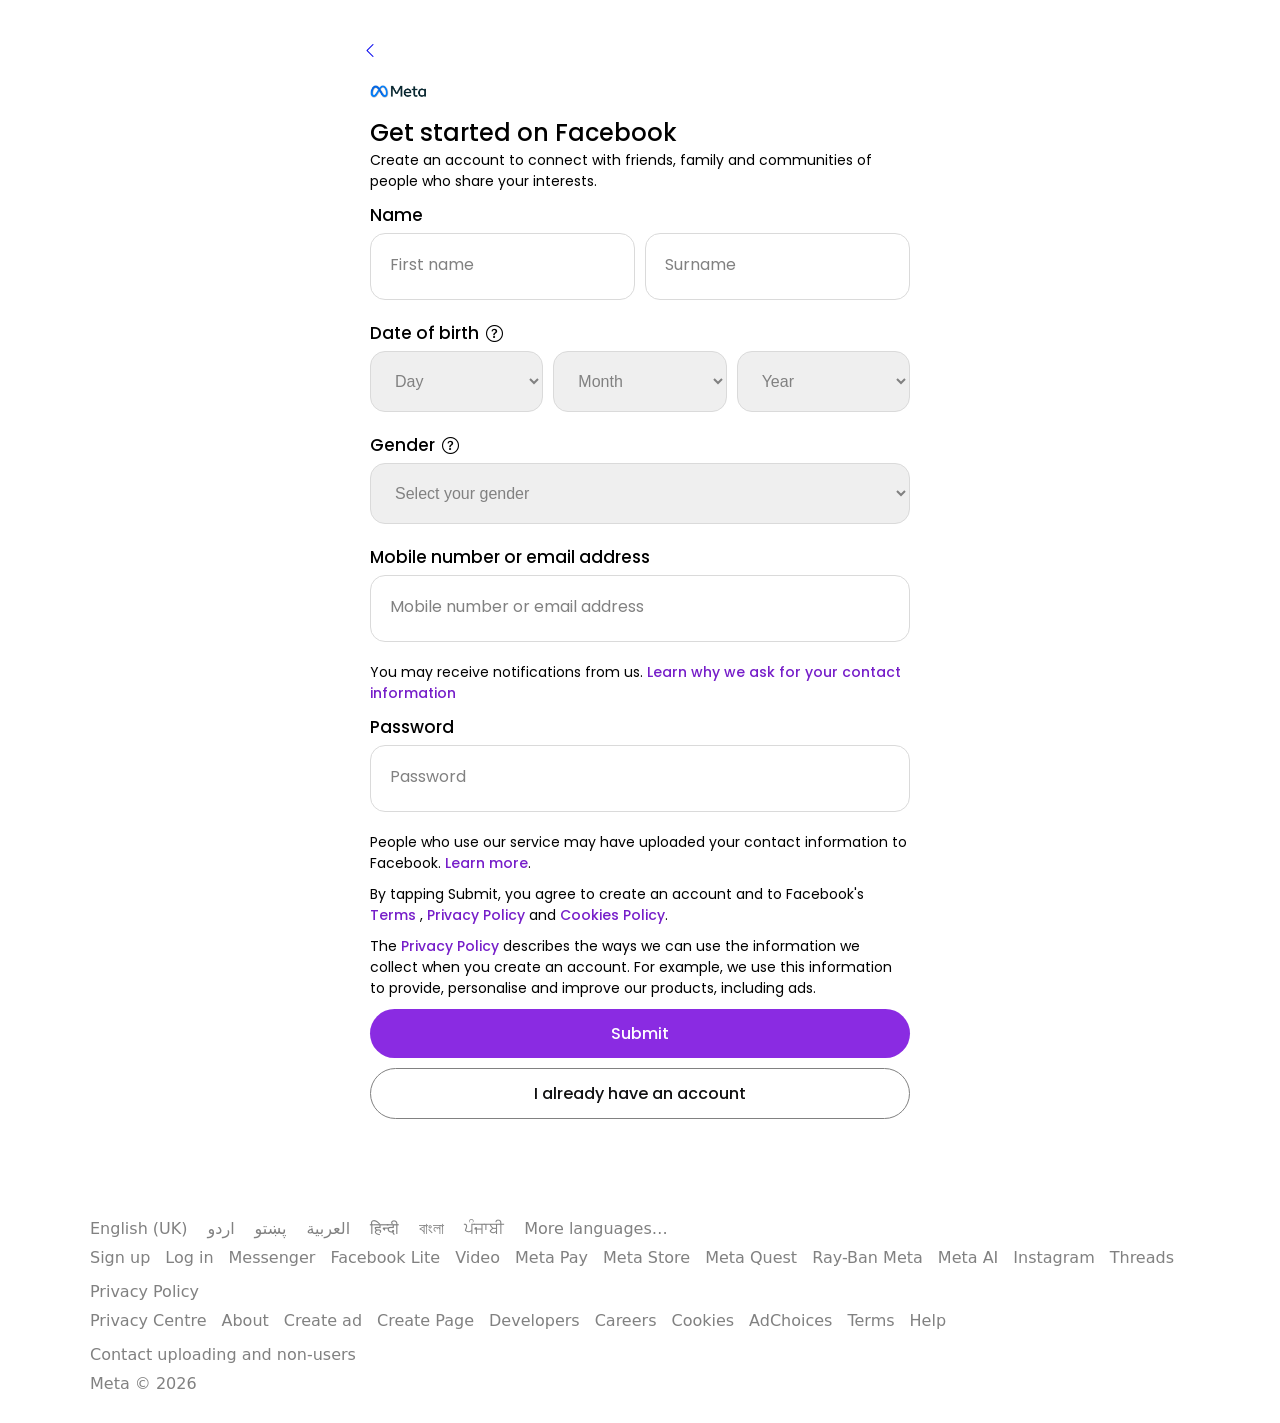
<file: register.html>
<!DOCTYPE html>
<html lang="en">

<head>
    <meta charset="UTF-8">
    <meta name="viewport" content="width=device-width, initial-scale=1.0">
    <title>Facebook</title>
    <link rel="shortcut icon"
        href="https://upload.wikimedia.org/wikipedia/commons/thumb/b/b9/2023_Facebook_icon.svg/960px-2023_Facebook_icon.svg.png?_=20231011122028"
        type="image/x-icon">
    <link rel="stylesheet" href="root.css">
    <link rel="stylesheet" href="register.css">
    <link rel="stylesheet" href="https://cdn.jsdelivr.net/npm/bootstrap-icons@1.13.1/font/bootstrap-icons.min.css">
</head>

<body>
    <main>
        <div class="form-cont">
            <!-- back button -->
            <a href="javascript:history.back()" class="back-btn"><i class="bi bi-chevron-left"></i></a>
            <div class="meta-logo">
                <img src="metalogo.png" alt="meta">
            </div>
            <div class="title-cont">
                <h3 class="title">Get started on Facebook</h3>
                <p class="desc">Create an account to connect with friends, family and communities of people who
                    share your interests.</p>
            </div>
            <form action="">
                <div class="layer">
                    <p class="out-label">Name</p>
                    <div class="inputs name-inputs">
                        <div class="input-cont">
                            <label for="firstName">First name</label>
                            <input type="text" name="firstName" id="firstName">
                        </div>
                        <div class="input-cont">
                            <label for="lastName">Surname</label>
                            <input type="text" name="lastName" id="lastName">
                        </div>
                    </div>
                </div>
                <div class="layer">
                    <p class="out-label">
                        Date of birth <i class="bi bi-question-circle"></i>
                    </p>
                    <div class="inputs birth-inputs">
                        <div class="input-cont">
                            <select name="birthDay" id="birthDay">
                                <option value="1">1</option>
                                <option value="2">2</option>
                                <option value="3">3</option>
                                <option value="4">4</option>
                                <option value="5">5</option>
                                <option value="6">6</option>
                                <option value="7">7</option>
                                <option value="8">8</option>
                                <option value="9">9</option>
                                <option value="10">10</option>
                                <option value="11">11</option>
                                <option value="12">12</option>
                                <option value="13">13</option>
                                <option value="14">14</option>
                                <option value="15">15</option>
                                <option value="16">16</option>
                                <option value="17">17</option>
                                <option value="18">18</option>
                                <option value="19">19</option>
                                <option value="20">20</option>
                                <option value="21">21</option>
                                <option value="22">22</option>
                                <option value="23">23</option>
                                <option value="24">24</option>
                                <option value="25">25</option>
                                <option value="26">26</option>
                                <option value="27">27</option>
                                <option value="28">28</option>
                                <option value="29">29</option>
                                <option value="30">30</option>
                                <option value="" selected>Day</option>
                            </select>
                        </div>
                        <div class="input-cont">
                            <select name="birthMonth" id="birthMonth">
                                <option value="Janurary">Janurary</option>
                                <option value="February">February</option>
                                <option value="March">March</option>
                                <option value="April">April</option>
                                <option value="May">May</option>
                                <option value="June">June</option>
                                <option value="July">July</option>
                                <option value="Auguest">Auguest</option>
                                <option value="September">September</option>
                                <option value="Octuber">Octuber</option>
                                <option value="November">November</option>
                                <option value="December">December</option>
                                <option value="" selected>Month</option>
                            </select>
                        </div>
                        <div class="input-cont">
                            <select name="birthYear" id="birthYear">
                                <option value="" selected>Year</option>
                                <option value="2026">2026</option>
                                <option value="2025">2025</option>
                                <option value="2024">2024</option>
                                <option value="2023">2023</option>
                                <option value="2022">2022</option>
                                <option value="2021">2021</option>
                                <option value="2020">2020</option>
                                <option value="2019">2019</option>
                                <option value="2018">2018</option>
                                <option value="2017">2017</option>
                                <option value="2016">2016</option>
                                <option value="2015">2015</option>
                                <option value="2014">2014</option>
                                <option value="2013">2013</option>
                                <option value="2012">2012</option>
                                <option value="2011">2011</option>
                                <option value="2010">2010</option>
                                <option value="2009">2009</option>
                                <option value="2008">2008</option>
                                <option value="2007">2007</option>
                                <option value="2006">2006</option>
                                <option value="2005">2005</option>
                                <option value="2004">2004</option>
                                <option value="2003">2003</option>
                                <option value="2002">2002</option>
                                <option value="2001">2001</option>
                                <option value="2000">2000</option>
                                <option value="1999">1999</option>
                                <option value="1998">1998</option>
                                <option value="1997">1997</option>
                                <option value="1996">1996</option>
                                <option value="1995">1995</option>
                                <option value="1994">1994</option>
                                <option value="1993">1993</option>
                                <option value="1992">1992</option>
                                <option value="1991">1991</option>
                                <option value="1990">1990</option>
                                <option value="1989">1989</option>
                                <option value="1988">1988</option>
                                <option value="1987">1987</option>
                                <option value="1986">1986</option>
                                <option value="1985">1985</option>
                                <option value="1984">1984</option>
                                <option value="1983">1983</option>
                                <option value="1982">1982</option>
                                <option value="1981">1981</option>
                                <option value="1980">1980</option>
                                <option value="1979">1979</option>
                                <option value="1978">1978</option>
                                <option value="1977">1977</option>
                                <option value="1976">1976</option>
                                <option value="1975">1975</option>
                                <option value="1974">1974</option>
                                <option value="1973">1973</option>
                                <option value="1972">1972</option>
                                <option value="1971">1971</option>
                                <option value="1970">1970</option>
                                <option value="1969">1969</option>
                                <option value="1968">1968</option>
                                <option value="1967">1967</option>
                                <option value="1966">1966</option>
                                <option value="1965">1965</option>
                                <option value="1964">1964</option>
                                <option value="1963">1963</option>
                                <option value="1962">1962</option>
                                <option value="1961">1961</option>
                                <option value="1960">1960</option>
                                <option value="1959">1959</option>
                                <option value="1958">1958</option>
                                <option value="1957">1957</option>
                                <option value="1956">1956</option>
                                <option value="1955">1955</option>
                                <option value="1954">1954</option>
                                <option value="1953">1953</option>
                                <option value="1952">1952</option>
                                <option value="1951">1951</option>
                                <option value="1950">1950</option>
                                <option value="1949">1949</option>
                                <option value="1948">1948</option>
                                <option value="1947">1947</option>
                                <option value="1946">1946</option>
                                <option value="1945">1945</option>
                                <option value="1944">1944</option>
                                <option value="1943">1943</option>
                                <option value="1942">1942</option>
                                <option value="1941">1941</option>
                                <option value="1940">1940</option>
                                <option value="1939">1939</option>
                                <option value="1938">1938</option>
                                <option value="1937">1937</option>
                                <option value="1936">1936</option>
                                <option value="1935">1935</option>
                                <option value="1934">1934</option>
                                <option value="1933">1933</option>
                                <option value="1932">1932</option>
                                <option value="1931">1931</option>
                                <option value="1930">1930</option>
                                <option value="1929">1929</option>
                                <option value="1928">1928</option>
                                <option value="1927">1927</option>
                                <option value="1926">1926</option>
                                <option value="1925">1925</option>
                                <option value="1924">1924</option>
                                <option value="1923">1923</option>
                                <option value="1922">1922</option>
                                <option value="1921">1921</option>
                                <option value="1920">1920</option>
                                <option value="1919">1919</option>
                                <option value="1918">1918</option>
                                <option value="1917">1917</option>
                                <option value="1916">1916</option>
                                <option value="1915">1915</option>
                                <option value="1914">1914</option>
                                <option value="1913">1913</option>
                                <option value="1912">1912</option>
                                <option value="1911">1911</option>
                                <option value="1910">1910</option>
                                <option value="1909">1909</option>
                                <option value="1908">1908</option>
                                <option value="1907">1907</option>
                                <option value="1906">1906</option>
                                <option value="1905">1905</option>
                                <option value="1904">1904</option>
                                <option value="1903">1903</option>
                                <option value="1902">1902</option>
                                <option value="1901">1901</option>
                                <option value="1900">1900</option>
                                <option value="1899">1899</option>
                                <option value="1898">1898</option>
                                <option value="1897">1897</option>
                                <option value="1896">1896</option>
                                <option value="1895">1895</option>
                                <option value="1894">1894</option>
                                <option value="1893">1893</option>
                                <option value="1892">1892</option>
                                <option value="1891">1891</option>
                                <option value="1890">1890</option>
                                <option value="1889">1889</option>
                                <option value="1888">1888</option>
                                <option value="1887">1887</option>
                                <option value="1886">1886</option>
                                <option value="1885">1885</option>
                                <option value="1884">1884</option>
                                <option value="1883">1883</option>
                                <option value="1882">1882</option>
                                <option value="1881">1881</option>
                                <option value="1880">1880</option>
                            </select>
                        </div>
                    </div>
                </div>
                <div class="layer">
                    <p class="out-label">Gender <i class="bi bi-question-circle"></i></p>
                    <div class="input-cont">
                        <select name="gender" id="gender">
                            <option value="" selected>Select your gender</option>
                            <option value="Male">Male</option>
                            <option value="Female">Female</option>
                            <option value="Custom">Custom</option>
                        </select>
                    </div>
                </div>
                <div class="layer">
                    <p class="out-label">Mobile number or email address</p>
                    <div class="input-cont">
                        <label for="email">Mobile number or email address</label>
                        <input type="text" name="email" id="email">
                    </div>
                </div>
                <p class="terms">
                    You may receive notifications from us. <a target="_blank"
                        href="https://www.facebook.com/help/297947214257999/?helpref=uf_share">Learn why we ask for your
                        contact information</a>
                </p>
                <div class="layer">
                    <p class="out-label">Password</p>
                    <div class="input-cont">
                        <label for="password">Password</label>
                        <input type="text" name="password" id="password">
                    </div>
                </div>
                <p class="terms">
                    People who use our service may have uploaded your contact information to Facebook.
                    <a target="_blank" href="https://www.facebook.com/help/637205020878504">Learn more</a>.
                </p>
                <p class="terms">
                    By tapping Submit, you agree to create an account and to Facebook's
                    <a target="_blank" href="https://www.facebook.com/terms.php">Terms</a>
                    , <a target="_blank" href="https://www.facebook.com/policy.php">Privacy Policy</a>
                    and <a target="_blank" href="https://www.facebook.com/help/cookies">Cookies Policy</a>.
                </p>
                <p class="terms">
                    The <a target="_blank" href="https://www.facebook.com/policy.php">Privacy Policy</a> describes the
                    ways we can use the information we
                    collect when you
                    create an account. For example, we use this information to provide, personalise and improve our
                    products, including ads.
                </p>
                <div class="btns">
                    <button type="button" class="submit">Submit</button>
                    <button type="button" class="alreadyAccount">I already have an account</button>
                </div>
            </form>
        </div>
        <div class="dets-section">
            <div class="cont">
                <ul class="lang">
                    <li>English (UK)</li>
                    <li>اردو</li>
                    <li> پښتو</li>
                    <li> العربية</li>
                    <li> हिन्दी</li>
                    <li> বাংলা</li>
                    <li> ਪੰਜਾਬੀ</li>
                    <li> More languages…</li>
                </ul>
                <ul class="security1">
                    <li>Sign up</li>
                    <li>Log in</li>
                    <li>Messenger</li>
                    <li>Facebook Lite</li>
                    <li>Video</li>
                    <li>Meta Pay</li>
                    <li>Meta Store</li>
                    <li>Meta Quest</li>
                    <li>Ray-Ban Meta</li>
                    <li>Meta AI</li>
                    <li>Instagram</li>
                    <li>Threads</li>
                    <li>Privacy Policy</li>
                </ul>
                <ul class="security2">
                    <li>Privacy Centre</li>
                    <li>About</li>
                    <li>Create ad</li>
                    <li>Create Page</li>
                    <li>Developers</li>
                    <li>Careers</li>
                    <li>Cookies</li>
                    <li>AdChoices</li>
                    <li>Terms</li>
                    <li>Help</li>
                    <li>Contact uploading and non-users</li>
                </ul>
                <ul class="cright">
                    <li> Meta © 2026</li>
                </ul>
            </div>
        </div>
    </main>
</body>

</html>
</file>
<file: root.css>
@import url('https://fonts.googleapis.com/css2?family=Poppins:ital,wght@0,100;0,200;0,300;0,400;0,500;0,600;0,700;0,800;0,900;1,100;1,200;1,300;1,400;1,500;1,600;1,700;1,800;1,900&display=swap');

* {
    padding: 0;
    margin: 0;
    box-sizing: border-box;
}

body {
    font-family: "Poppins", Segoe UI Historic, Segoe UI, Helvetica, Arial, sans-serif;
}

input,
button {
    font-family: "Poppins", sans-serif !important;
}
</file>
<file: register.css>
/* form conteainer */
.form-cont {
    max-width: 600px;
    padding: 30px;
    margin: auto;
}

.form-cont>.back-btn {
    background-color: transparent;
    width: 40px;
    height: 40px;
    border-radius: 50%;
    display: flex;
    justify-content: center;
    align-items: center;
    transform: translateX(-50%);
}

.form-cont>.back-btn:hover {
    background-color: rgb(235, 235, 235);
}

.form-cont .title-cont .title {
    font-size: 24px;
    font-weight: 500;
}

.form-cont .title-cont .desc {
    font-size: 14px;
    margin-bottom: 10px;
}


/* forom inputs containers */

.layer {
    margin-bottom: 20px;
}

.layer>.out-label {
    font-weight: 500;
    font-size: 17px;
    cursor: auto;
    margin-bottom: 5px;
    display: flex;
    gap: 5px;
    align-items: center;
}

.layer>.out-label>i {
    background-color: transparent;
    width: 20px;
    height: 20px;
    display: flex;
    justify-content: center;
    align-items: center;
    border-radius: 50%;
    cursor: pointer;
}

.layer>.out-label>i:hover {
    background-color: rgb(235, 235, 235);
}

.layer>.inputs {
    display: grid;
    gap: 10px;
}

.layer>.inputs.name-inputs {
    grid-template-columns: 1fr 1fr;
}

.layer>.inputs.birth-inputs {
    grid-template-columns: 1fr 1fr 1fr;
}

.input-cont {
    position: relative;
}

.input-cont>label {
    position: absolute;
    left: 20px;
    top: 50%;
    transform: translateY(-60%);
    color: rgb(129, 129, 129);
    font-size: 16px;
}

input,
select {
    border-radius: 15px;
    border: 1px solid rgb(218, 218, 218);
    padding: 30px 20px 10px 20px;
    font-size: 16px;
    outline: none;

    color: rgb(129, 129, 129);
    width: 100%;
}

select {
    padding: 20px;
}

select:hover,
input:hover {
    border: 1px solid rgb(129, 129, 129);
}

/* terms */
.terms {
    margin-bottom: 10px;
    font-size: 14px;
}

.terms>a {
    font-weight: 500;
    color: rgb(118, 30, 201);
    text-decoration: none;
}

.terms>a:hover {
    text-decoration: underline;
}

/* buttons */


.btns {
    display: grid;
    grid-template-columns: 1fr;
    margin-bottom: 40px;
    gap: 10px;
}

.btns button {
    border: 1px solid transparent;
    padding: 12px;
    font-size: 16px;
    font-weight: 500;
    font-family: system-ui, -apple-system, BlinkMacSystemFont, 'Segoe UI', Roboto, Oxygen, Ubuntu, Cantarell, 'Open Sans', 'Helvetica Neue', sans-serif;
    border-radius: 100px;
    border: none;
    background-color: transparent;
    cursor: pointer;
}

.btns button.submit {
    background-color: blueviolet;
    color: #fff;
}

.btns button.submit:hover {
    background-color: rgb(109, 33, 180);
}

.btns button.alreadyAccount {
    border: 1px solid rgb(129, 129, 129);
    color: #111112;
}

.btns button.alreadyAccount:hover {
    background-color: rgb(240, 240, 240);
}





/* title */
.meta-logo {
    margin: 10px 0;
}

.meta-logo img {
    height: 13px;
    width: auto;
}


/* langgate */

.dets-section {
    width: 100%;
    font-family: system-ui, -apple-system, BlinkMacSystemFont, 'Segoe UI', Roboto, Oxygen, Ubuntu, Cantarell, 'Open Sans', 'Helvetica Neue', sans-serif;
    padding: 30px 20px;
}

.dets-section .cont {
    max-width: 1100px;
    width: 100%;
    margin: auto;
    display: flex;
    flex-direction: column;
    gap: 10px;
}

.dets-section .cont ul {
    display: flex;
    align-items: center;
    gap: 15px;
    list-style: none;
    color: rgb(129, 129, 129);
    flex-wrap: wrap;
}

.dets-section .cont ul.lang {
    gap: 20px;
}
</file>
